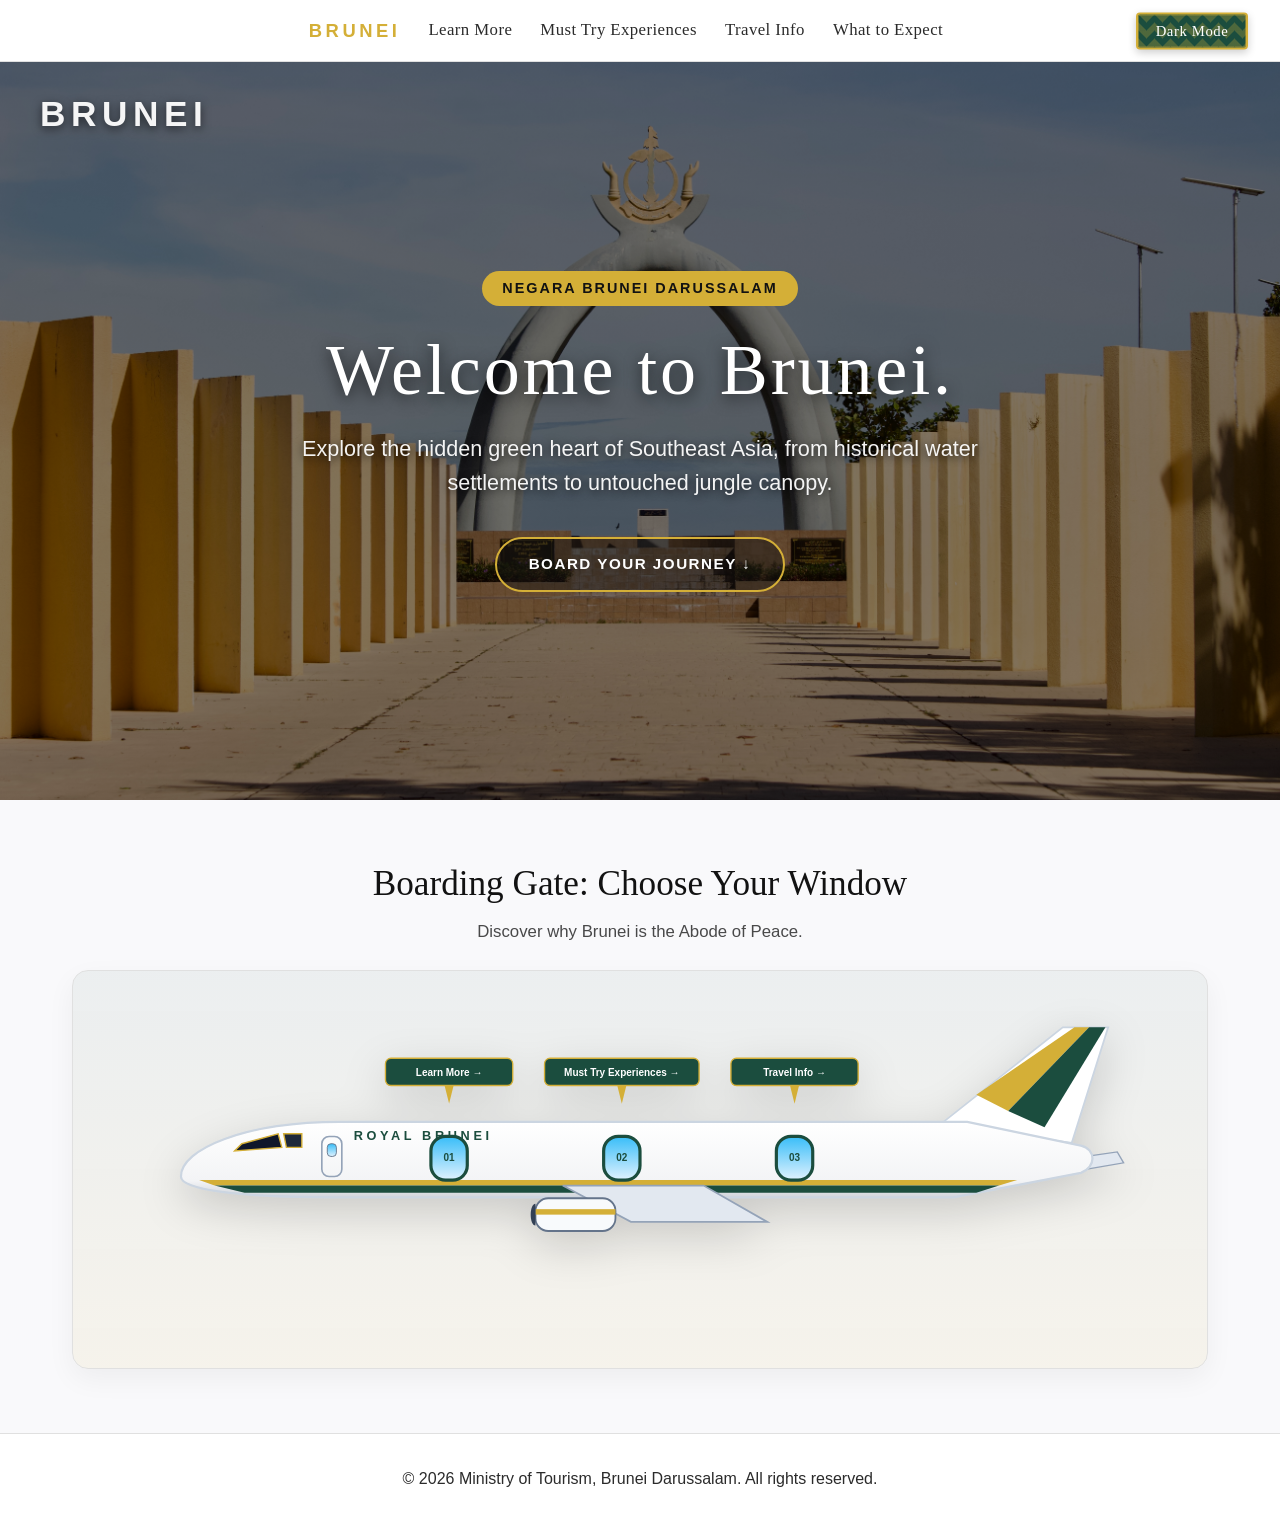
<file: index.html>
<!DOCTYPE html>
<html lang="en">
<head>
    <meta charset="UTF-8">
    <meta name="viewport" content="width=device-width, initial-scale=1.0">
    <title>Brunei | Official Tourism Guide</title>
    <link rel="stylesheet" href="css/style.css">
</head>
<body>

    <!-- Header Navigation -->
    <header>
        <div class="nav-container">
            <nav>
                <ul class="nav-links">
                    <li><a href="index.html" class="brand-home-link active">BRUNEI</a></li>
                    <li><a href="discover.html">Learn More</a></li>
                    <li><a href="attractions.html">Must Try Experiences</a></li>
                    <li><a href="visit.html">Travel Info</a></li>
                    <li><a href="contact.html">What to Expect</a></li>
                    <li><button id="theme-toggle" class="theme-toggle">Dark Mode</button></li>
                </ul>
            </nav>
            <div class="hamburger">
                <span></span>
                <span></span>
                <span></span>
            </div>
        </div>
    </header>

    <!-- Grand Editorial Hero Section -->
    <section class="hero-home">
        <span class="vertical-brand">BRUNEI</span>
        <div class="hero-content">
            <span class="hero-badge">Negara Brunei Darussalam</span>
            <h1 class="hero-editorial-title">Welcome to Brunei.</h1>
            <p class="hero-editorial-sub">Explore the hidden green heart of Southeast Asia, from historical water settlements to untouched jungle canopy.</p>
            <a href="#boarding-gate" class="hero-cta-btn">Board Your Journey ↓</a>
        </div>
    </section>

    <!-- Exterior 2D Royal Brunei Airlines Side-Profile Plane -->
    <main id="boarding-gate">
        <div class="plane-showcase-header">
            <h2>Boarding Gate: Choose Your Window</h2>
            <p>Discover why Brunei is the Abode of Peace.</p>
        </div>

        <div class="rb-exterior-wrapper">
            <svg class="rb-plane-svg" viewBox="0 0 1100 340" role="img" aria-label="2D side view of a Royal Brunei Airlines aircraft with clickable destination windows">
                <defs>
                    <linearGradient id="fuselageGrad" x1="0%" y1="0%" x2="0%" y2="100%">
                        <stop offset="0%" stop-color="#ffffff" />
                        <stop offset="78%" stop-color="#f3f4f6" />
                        <stop offset="100%" stop-color="#d1d5db" />
                    </linearGradient>
                    <linearGradient id="skyReflection" x1="0%" y1="0%" x2="0%" y2="100%">
                        <stop offset="0%" stop-color="#38bdf8" />
                        <stop offset="100%" stop-color="#e0f2fe" />
                    </linearGradient>
                </defs>

                <!-- Swept-Back Vertical Tail Fin -->
                <path d="M 880 125 L 1015 18 L 1065 18 L 1025 145 Z" fill="#ffffff" stroke="#cbd5e1" stroke-width="2" />
                <path d="M 920 92 L 1028 18 L 1044 18 L 955 110 Z" fill="#d4af37" />
                <path d="M 955 110 L 1044 18 L 1062 18 L 995 128 Z" fill="#1b4d3e" />
                <path d="M 985 168 L 1075 155 L 1082 167 L 995 182 Z" fill="#e2e8f0" stroke="#94a3b8" stroke-width="1.5" />

                <!-- Main Aircraft Fuselage Body -->
                <path d="M 45 182 C 45 152, 115 122, 220 122 L 910 122 L 1035 148 C 1052 152, 1052 172, 1035 178 L 895 205 L 210 205 C 105 205, 45 196, 45 182 Z" fill="url(#fuselageGrad)" stroke="#cbd5e1" stroke-width="2.5" />

                <!-- Royal Brunei Gold & Green Fuselage Cheatline Stripes -->
                <path d="M 65 186 L 965 186 L 945 192 L 82 192 Z" fill="#d4af37" />
                <path d="M 82 192 L 945 192 L 920 200 L 115 200 Z" fill="#1b4d3e" />

                <!-- Cockpit Windshields -->
                <path d="M 112 146 L 152 135 L 156 150 L 104 154 Z" fill="#0f172a" stroke="#d4af37" stroke-width="1.5" />
                <path d="M 158 135 L 178 135 L 178 150 L 161 150 Z" fill="#1e293b" stroke="#d4af37" stroke-width="1.5" />

                <!-- Royal Brunei Fuselage Title -->
                <text x="235" y="142" font-family="'Segoe UI', Arial, sans-serif" font-weight="900" font-size="14" letter-spacing="4" fill="#1b4d3e">ROYAL BRUNEI</text>

                <!-- Forward Cabin Door -->
                <rect x="200" y="138" width="22" height="44" rx="8" fill="none" stroke="#94a3b8" stroke-width="1.8" />
                <rect x="206" y="146" width="10" height="14" rx="4" fill="url(#skyReflection)" stroke="#64748b" stroke-width="1" />

                <!-- Swept Main Wing & Jet Engine -->
                <path d="M 465 192 L 620 192 L 690 232 L 540 232 Z" fill="#e2e8f0" stroke="#94a3b8" stroke-width="2" />
                <rect x="435" y="206" width="88" height="36" rx="14" fill="#f8fafc" stroke="#64748b" stroke-width="2" />
                <rect x="435" y="218" width="88" height="6" fill="#d4af37" />
                <path d="M 435 212 C 428 212, 428 236, 435 236 Z" fill="#334155" />

                <!-- WINDOW 1 -->
                <g class="plane-window-group">
                    <path d="M 335 82 L 345 82 L 340 102 Z" fill="#d4af37" />
                    <rect x="270" y="52" width="140" height="30" rx="6" fill="#1b4d3e" stroke="#d4af37" stroke-width="1.5" />
                    <text x="340" y="72" text-anchor="middle" font-family="'Segoe UI', Arial, sans-serif" font-weight="bold" font-size="11" fill="#ffffff">Learn More →</text>
                    <a href="discover.html" aria-label="Learn More">
                        <rect class="window-pane" x="320" y="138" width="40" height="48" rx="16" fill="url(#skyReflection)" stroke="#1b4d3e" stroke-width="3.5" />
                        <text x="340" y="165" text-anchor="middle" font-family="Arial, sans-serif" font-weight="900" font-size="11" fill="#1b4d3e">01</text>
                    </a>
                </g>

                <!-- WINDOW 2 -->
                <g class="plane-window-group">
                    <path d="M 525 82 L 535 82 L 530 102 Z" fill="#d4af37" />
                    <rect x="445" y="52" width="170" height="30" rx="6" fill="#1b4d3e" stroke="#d4af37" stroke-width="1.5" />
                    <text x="530" y="72" text-anchor="middle" font-family="'Segoe UI', Arial, sans-serif" font-weight="bold" font-size="11" fill="#ffffff">Must Try Experiences →</text>
                    <a href="attractions.html" aria-label="Must Try Experiences">
                        <rect class="window-pane" x="510" y="138" width="40" height="48" rx="16" fill="url(#skyReflection)" stroke="#1b4d3e" stroke-width="3.5" />
                        <text x="530" y="165" text-anchor="middle" font-family="Arial, sans-serif" font-weight="900" font-size="11" fill="#1b4d3e">02</text>
                    </a>
                </g>

                <!-- WINDOW 3 -->
                <g class="plane-window-group">
                    <path d="M 715 82 L 725 82 L 720 102 Z" fill="#d4af37" />
                    <rect x="650" y="52" width="140" height="30" rx="6" fill="#1b4d3e" stroke="#d4af37" stroke-width="1.5" />
                    <text x="720" y="72" text-anchor="middle" font-family="'Segoe UI', Arial, sans-serif" font-weight="bold" font-size="11" fill="#ffffff">Travel Info →</text>
                    <a href="visit.html" aria-label="Travel Info">
                        <rect class="window-pane" x="700" y="138" width="40" height="48" rx="16" fill="url(#skyReflection)" stroke="#1b4d3e" stroke-width="3.5" />
                        <text x="720" y="165" text-anchor="middle" font-family="Arial, sans-serif" font-weight="900" font-size="11" fill="#1b4d3e">03</text>
                    </a>
                </g>
            </svg>
        </div>
    </main>

    <!-- Footer -->
    <footer>
        <p>© 2026 Ministry of Tourism, Brunei Darussalam. All rights reserved.</p>
    </footer>

    <script src="js/script.js"></script>
</body>
</html>
</file>
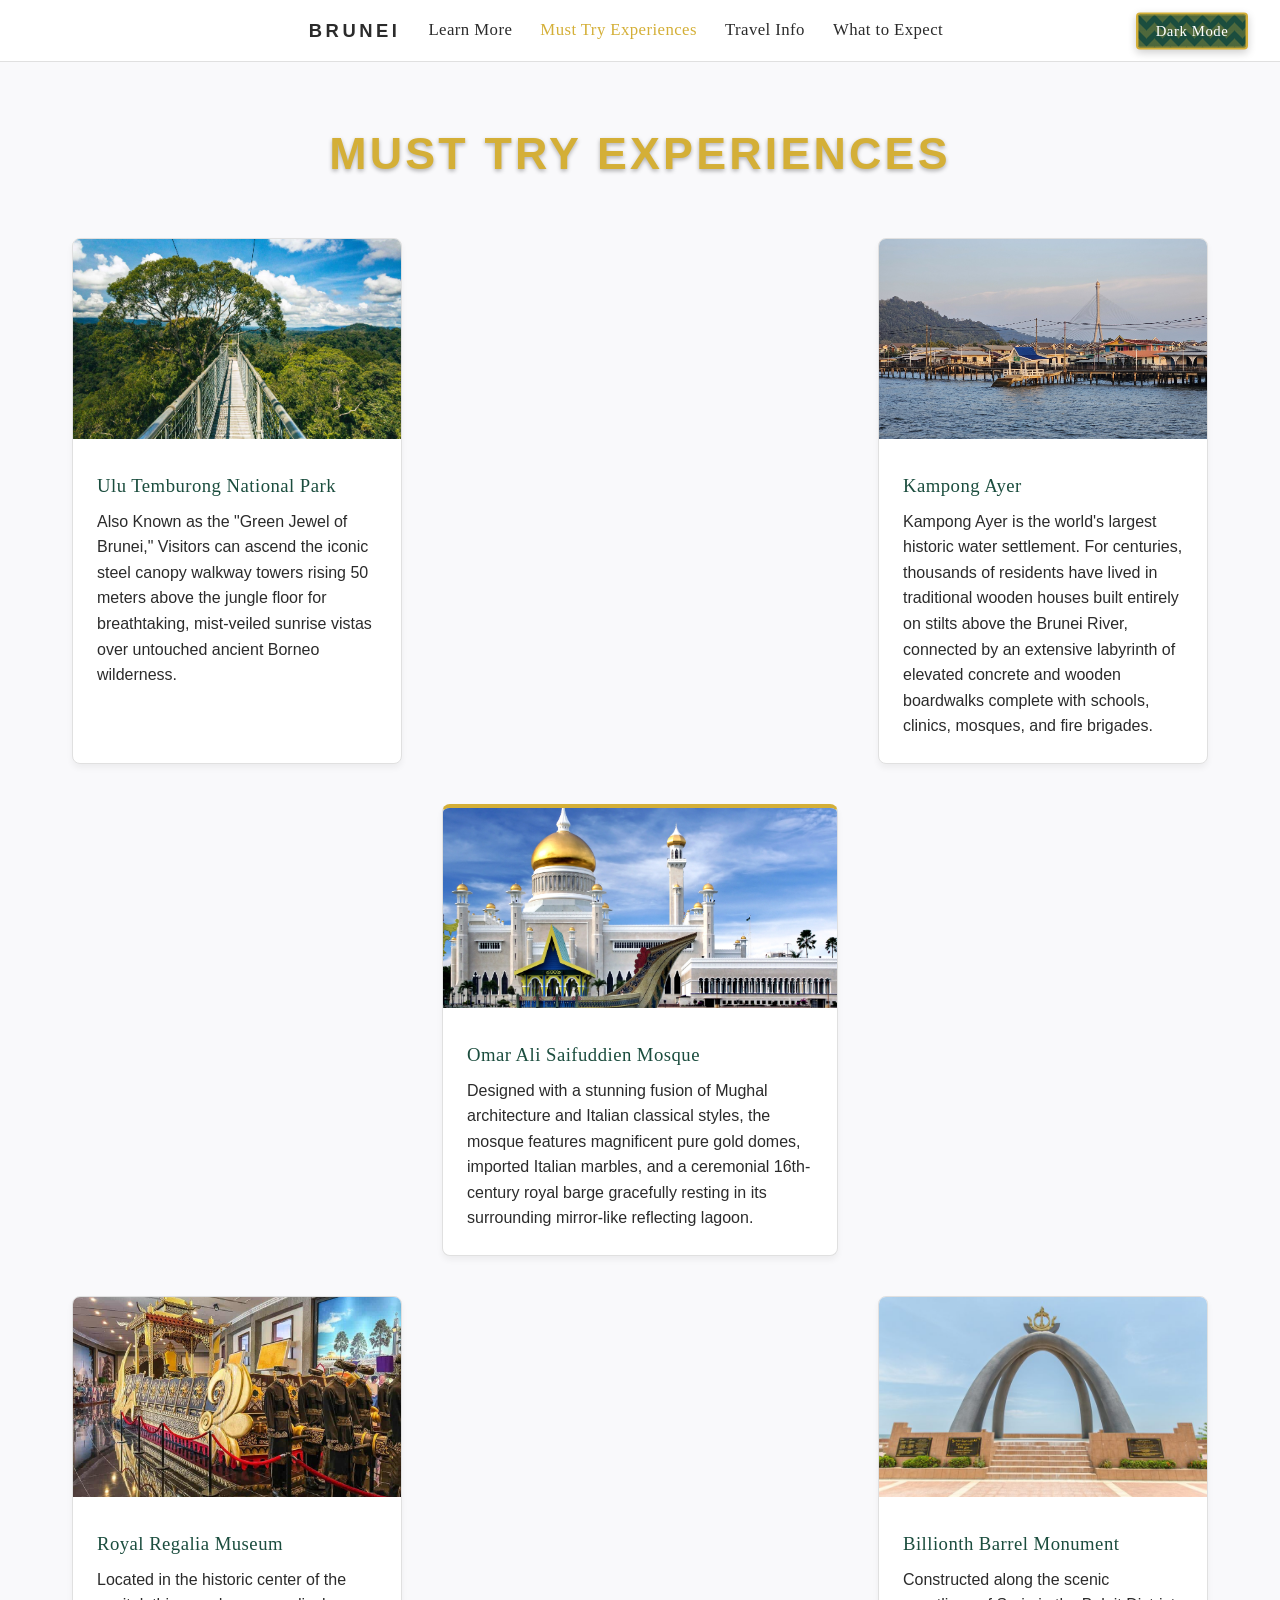
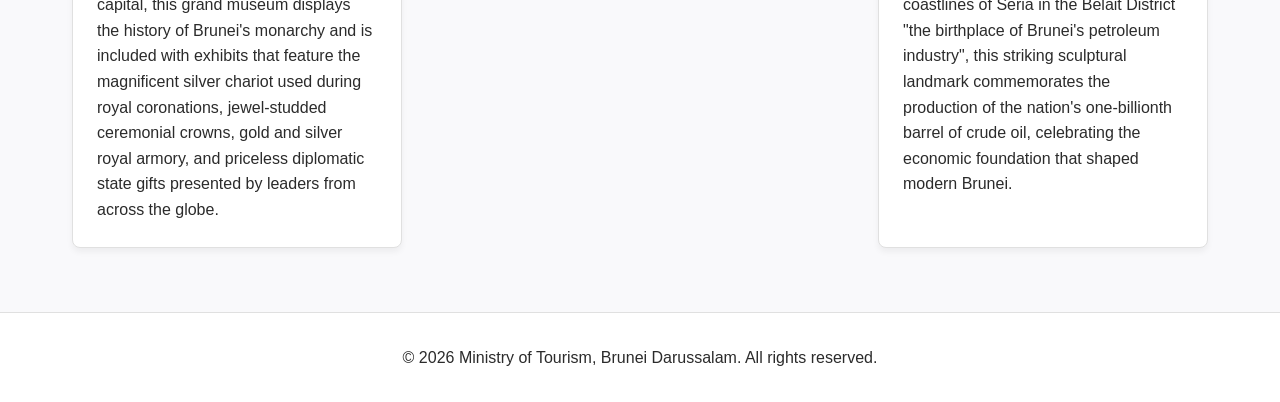
<file: attractions.html>
<!DOCTYPE html>
<html lang="en">
<head>
    <meta charset="UTF-8">
    <meta name="viewport" content="width=device-width, initial-scale=1.0">
    <title>Must Try Experiences | Brunei Tourism</title>
    <link rel="stylesheet" href="css/style.css">
</head>
<body>

    <!-- Header Navigation -->
    <header>
        <div class="nav-container">
            <nav>
                <ul class="nav-links">
                    <li><a href="index.html" class="brand-home-link">BRUNEI</a></li>
                    <li><a href="discover.html">Learn More</a></li>
                    <li><a href="attractions.html" class="active">Must Try Experiences</a></li>
                    <li><a href="visit.html">Travel Info</a></li>
                    <li><a href="contact.html">What to Expect</a></li>
                    <li><button id="theme-toggle" class="theme-toggle">Dark Mode</button></li>
                </ul>
            </nav>
            <div class="hamburger">
                <span></span>
                <span></span>
                <span></span>
            </div>
        </div>
    </header>

    <main>
        <h2 class="section-title">Must Try Experiences</h2>

        <!-- Custom X-Grid Layout -->
        <div class="attractions-x-grid">
            <div class="card attr-item-1">
                <img src="images/temburong.jpg" alt="Ulu Temburong National Park canopy walkway">
                <div class="card-content">
                    <h3 class="fancy-header">Ulu Temburong National Park</h3>
                    <p>Also Known as the "Green Jewel of Brunei," Visitors can ascend the iconic steel canopy walkway towers rising 50 meters above the jungle floor for breathtaking, mist-veiled sunrise vistas over untouched ancient Borneo wilderness.</p>
                </div>
            </div>

            <div class="card attr-item-2">
                <img src="images/kampongayer.jpeg" alt="Kampong Ayer water village houses on stilts">
                <div class="card-content">
                    <h3 class="fancy-header">Kampong Ayer</h3>
                    <p>Kampong Ayer is the world's largest historic water settlement. For centuries, thousands of residents have lived in traditional wooden houses built entirely on stilts above the Brunei River, connected by an extensive labyrinth of elevated concrete and wooden boardwalks complete with schools, clinics, mosques, and fire brigades.</p>
                </div>
            </div>

            <!-- Spotlight Center Card -->
            <div class="card spotlight-card attr-item-3">
                <img src="images/mosque.jpg" alt="Omar Ali Saifuddien Mosque reflecting pool">
                <div class="card-content">
                    <h3 class="fancy-header">Omar Ali Saifuddien Mosque</h3>
                    <p>Designed with a stunning fusion of Mughal architecture and Italian classical styles, the mosque features magnificent pure gold domes, imported Italian marbles, and a ceremonial 16th-century royal barge gracefully resting in its surrounding mirror-like reflecting lagoon.</p>
                </div>
            </div>

            <div class="card attr-item-4">
                <img src="images/regalia.jpg" alt="Royal Regalia Museum exhibits">
                <div class="card-content">
                    <h3 class="fancy-header">Royal Regalia Museum</h3>
                    <p>Located in the historic center of the capital, this grand museum displays the history of Brunei's monarchy and is included with exhibits that feature the magnificent silver chariot used during royal coronations, jewel-studded ceremonial crowns, gold and silver royal armory, and priceless diplomatic state gifts presented by leaders from across the globe.</p>
                </div>
            </div>

            <div class="card attr-item-5">
                <img src="images/barrel.jpg" alt="Billionth Barrel Monument in Seria">
                <div class="card-content">
                    <h3 class="fancy-header">Billionth Barrel Monument</h3>
                    <p>Constructed along the scenic coastlines of Seria in the Belait District "the birthplace of Brunei's petroleum industry", this striking sculptural landmark commemorates the production of the nation's one-billionth barrel of crude oil, celebrating the economic foundation that shaped modern Brunei.</p>
                </div>
            </div>
        </div>
    </main>

    <footer>
        <p>© 2026 Ministry of Tourism, Brunei Darussalam. All rights reserved.</p>
    </footer>

    <script src="js/script.js"></script>
</body>
</html>
</file>
<file: css/style.css>
/* =================================================
   CSS Variables & Theme Setup (WCAG Compliant)
================================================= */
:root {
    --bg-color: #f9f9fb;
    --text-color: #2b2b2b;
    --primary-color: #1b4d3e; /* Rich Rainforest Canopy Green */
    --accent-color: #d4af37; /* Royal Gold */
    --card-bg: #ffffff;
    --nav-bg: #ffffff;
    --border-color: #e0e0e0;
    --boarding-heading: #121212;
    --transition-speed: 0.3s;
}

[data-theme="dark"] {
    --bg-color: #121212;
    --text-color: #e0e0e0;
    --primary-color: #40916c; /* Vibrant Jungle Green for Dark Mode */
    --accent-color: #fbc02d;
    --card-bg: #1e1e1e;
    --nav-bg: #1e1e1e;
    --border-color: #333333;
    --boarding-heading: #ffffff;
}

/* =================================================
   Base & Reset Styles
================================================= */
* {
    box-sizing: border-box;
    margin: 0;
    padding: 0;
}

html {
    scroll-behavior: smooth;
}

body {
    font-family: 'Calibri', Arial, sans-serif;
    background-color: var(--bg-color);
    color: var(--text-color);
    line-height: 1.6;
    transition: background-color var(--transition-speed), color var(--transition-speed);
}

a {
    color: var(--primary-color);
    text-decoration: none;
}

/* =================================================
   Navigation Bar
================================================= */
header {
    background-color: var(--nav-bg);
    border-bottom: 1px solid var(--border-color);
    position: sticky;
    top: 0;
    z-index: 1000;
}

.nav-container {
    max-width: 1400px;
    margin: 0 auto;
    display: flex;
    justify-content: center;
    align-items: center;
    padding: 1rem 2rem;
    position: relative;
}

.nav-links {
    list-style: none;
    display: flex;
    gap: 1.75rem;
    align-items: center;
}

.nav-links a {
    font-family: 'Georgia', 'Palatino Linotype', 'Times New Roman', serif;
    font-size: 1.05rem;
    font-weight: 500;
    letter-spacing: 0.025em;
    color: var(--text-color);
    transition: color 0.2s;
}

.nav-links a:hover,
.nav-links a.active {
    color: var(--accent-color);
}

.brand-home-link {
    font-family: 'Segoe UI', 'Arial Black', Impact, sans-serif !important;
    font-size: 1.15rem !important;
    font-weight: 900 !important;
    letter-spacing: 0.22rem !important;
    text-transform: uppercase;
    color: var(--text-color) !important;
}

.brand-home-link:hover,
.brand-home-link.active {
    color: var(--accent-color) !important;
}

/* Kain Tenunan Dark Mode Button at Right Edge */
.theme-toggle {
    position: absolute;
    right: 2rem;
    top: 50%;
    transform: translateY(-50%);
    font-family: 'Georgia', 'Palatino Linotype', 'Times New Roman', serif;
    font-size: 0.92rem;
    font-weight: 500;
    letter-spacing: 0.04em;
    color: #ffffff;
    cursor: pointer;
    padding: 0.5rem 1.1rem;
    border: 2px solid var(--accent-color);
    border-radius: 4px;
    background-color: #1b4d3e;
    background-image:
        linear-gradient(135deg, rgba(212, 175, 55, 0.28) 25%, transparent 25%),
        linear-gradient(225deg, rgba(212, 175, 55, 0.28) 25%, transparent 25%),
        linear-gradient(45deg, rgba(212, 175, 55, 0.28) 25%, transparent 25%),
        linear-gradient(315deg, rgba(212, 175, 55, 0.28) 25%, #1b4d3e 25%);
    background-position: 8px 0, 8px 0, 0 0, 0 0;
    background-size: 16px 16px;
    background-repeat: repeat;
    box-shadow: inset 0 0 0 1px rgba(212, 175, 55, 0.45), 0 3px 8px rgba(0, 0, 0, 0.2);
    transition: transform 0.2s ease, box-shadow 0.2s ease, border-color 0.2s ease;
}

.theme-toggle:hover {
    transform: translateY(calc(-50% - 2px));
    border-color: #ffffff;
    box-shadow: inset 0 0 0 1px #ffffff, 0 6px 14px rgba(212, 175, 55, 0.4);
}

.hamburger {
    display: none;
    flex-direction: column;
    cursor: pointer;
    gap: 5px;
    position: absolute;
    right: 2rem;
}

.hamburger span {
    width: 25px;
    height: 3px;
    background-color: var(--text-color);
}

/* =================================================
   Hero Section
================================================= */
.hero-home {
    background: linear-gradient(rgba(0, 0, 0, 0.48), rgba(0, 0, 0, 0.48)), url('../images/hero-bg.jpg') center/cover no-repeat;
    color: #ffffff;
    min-height: 82vh;
    position: relative;
    display: flex;
    justify-content: center;
    align-items: center;
    padding: 3rem 2rem;
    overflow: hidden;
}

.vertical-brand {
    position: absolute;
    top: 1.5rem;
    left: 2.5rem;
    font-family: 'Segoe UI', 'Arial Black', Impact, sans-serif;
    font-size: 2.2rem;
    font-weight: 900;
    letter-spacing: 0.35rem;
    text-transform: uppercase;
    color: rgba(255, 255, 255, 0.95);
    text-shadow: 0 3px 10px rgba(0, 0, 0, 0.6);
    user-select: none;
}

.hero-content {
    max-width: 900px;
    text-align: center;
    z-index: 2;
}

.hero-badge {
    background-color: var(--accent-color);
    color: #121212;
    padding: 6px 20px;
    border-radius: 20px;
    font-weight: bold;
    font-size: 0.9rem;
    text-transform: uppercase;
    letter-spacing: 2px;
    display: inline-block;
    margin-bottom: 1.5rem;
}

.hero-editorial-title {
    font-family: 'Georgia', 'Palatino Linotype', 'Times New Roman', serif;
    font-size: 4.5rem;
    font-weight: 400;
    line-height: 1.12;
    letter-spacing: 0.04em;
    color: #ffffff;
    text-shadow: 0 4px 16px rgba(0, 0, 0, 0.65);
    margin-bottom: 1.35rem;
}

.hero-editorial-sub {
    font-family: 'Calibri', Arial, sans-serif;
    font-size: 1.35rem;
    font-weight: 300;
    max-width: 680px;
    margin: 0 auto 2.25rem auto;
    color: rgba(255, 255, 255, 0.94);
    text-shadow: 0 2px 8px rgba(0, 0, 0, 0.7);
}

.hero-cta-btn {
    display: inline-block;
    border: 2px solid var(--accent-color);
    background-color: rgba(18, 18, 18, 0.45);
    color: #ffffff;
    padding: 0.85rem 2rem;
    border-radius: 30px;
    font-weight: 700;
    font-size: 0.95rem;
    letter-spacing: 1.5px;
    text-transform: uppercase;
    transition: background-color 0.3s ease, color 0.3s ease, transform 0.25s ease;
}

.hero-cta-btn:hover {
    background-color: var(--accent-color);
    color: #121212;
    transform: translateY(-3px);
}

/* =================================================
   Main & Section Titles
================================================= */
main {
    max-width: 1200px;
    margin: 3.5rem auto;
    padding: 0 2rem;
}

.section-title {
    font-family: 'Segoe UI', 'Arial Black', Impact, sans-serif;
    font-size: 2.8rem;
    font-weight: 900;
    letter-spacing: 0.2rem;
    text-transform: uppercase;
    margin-bottom: 3rem;
    color: var(--accent-color);
    text-shadow: 0 2px 4px rgba(0, 0, 0, 0.3);
    text-align: center;
}

.plane-showcase-header {
    text-align: center;
    margin-bottom: 1.5rem;
}

.plane-showcase-header h2 {
    font-family: 'Georgia', 'Palatino Linotype', serif;
    font-size: 2.2rem;
    font-weight: 400;
    color: var(--boarding-heading);
    margin-bottom: 0.4rem;
}

.plane-showcase-header p {
    opacity: 0.85;
    font-size: 1.05rem;
}

.rb-exterior-wrapper {
    background: linear-gradient(180deg, rgba(27, 77, 62, 0.06) 0%, rgba(212, 175, 55, 0.08) 100%);
    border: 1px solid var(--border-color);
    border-radius: 16px;
    padding: 2.5rem 1.5rem 3rem 1.5rem;
    box-shadow: 0 10px 28px rgba(0, 0, 0, 0.05);
}

.rb-plane-svg {
    width: 100%;
    max-width: 1000px;
    margin: 0 auto;
    display: block;
    filter: drop-shadow(0 14px 22px rgba(0, 0, 0, 0.16));
}

.plane-window-group rect.window-pane {
    transition: stroke 0.25s ease, fill 0.25s ease;
    cursor: pointer;
}

.plane-window-group:hover rect.window-pane {
    stroke: #d4af37;
    stroke-width: 4.5;
    fill: #fef08a;
}

.plane-window-group rect:not(.window-pane) {
    transition: fill 0.25s ease, transform 0.25s ease;
}

.plane-window-group:hover rect:not(.window-pane) {
    fill: #d4af37;
}

.plane-window-group:hover text {
    fill: #121212 !important;
}

/* =================================================
   Typography Classes
================================================= */
.fancy-header,
.circle-text h3,
.card-content h3,
.visit-hover-body h3,
.portal-bar h4,
.contact-form-box h2,
.visit-banner h2 {
    font-family: 'Georgia', 'Palatino Linotype', 'Times New Roman', serif;
    font-weight: 500;
    letter-spacing: 0.025em;
}

.guide-num {
    flex-shrink: 0;
    width: 44px;
    height: 44px;
    border-radius: 50%;
    background-color: var(--accent-color);
    color: #121212;
    font-family: 'Segoe UI', 'Arial Black', Impact, sans-serif;
    font-weight: 900;
    font-size: 1rem;
    display: flex;
    justify-content: center;
    align-items: center;
}

/* =================================================
   Discover Page Styles
================================================= */
.circle-feature-list {
    display: flex;
    flex-direction: column;
    gap: 4rem;
    max-width: 950px;
    margin: 0 auto;
}

.circle-row {
    display: flex;
    align-items: center;
    gap: 3rem;
}

.circle-row.reverse {
    flex-direction: row-reverse;
}

.circle-img-wrap {
    flex-shrink: 0;
}

.circle-img {
    width: 240px;
    height: 240px;
    border-radius: 50%;
    object-fit: cover;
    border: 4px solid var(--primary-color);
    box-shadow: 0 8px 20px rgba(0, 0, 0, 0.12);
    cursor: pointer;
    transition: transform 0.3s ease, box-shadow 0.3s ease;
}

.circle-img:hover {
    transform: scale(1.05);
    box-shadow: 0 12px 26px rgba(0, 0, 0, 0.2);
}

.circle-tag-row {
    display: flex;
    align-items: center;
    gap: 0.75rem;
    margin-bottom: 0.65rem;
}

.circle-tag {
    display: inline-block;
    font-size: 0.95rem;
    font-weight: 800;
    text-transform: uppercase;
    letter-spacing: 1.5px;
    color: var(--text-color);
}

.circle-text h3 {
    font-size: 1.65rem;
    color: var(--primary-color);
    margin-bottom: 0.75rem;
}

.circle-text p {
    font-size: 1.08rem;
    margin-bottom: 0.75rem;
}

/* =================================================
   Attractions X-Grid Styles (Zero Inline CSS)
================================================= */
.card {
    background-color: var(--card-bg);
    border: 1px solid var(--border-color);
    border-radius: 8px;
    overflow: hidden;
    box-shadow: 0 4px 6px rgba(0, 0, 0, 0.05);
    transition: transform 0.2s;
}

.card:hover {
    transform: translateY(-5px);
}

.card img {
    width: 100%;
    height: 200px;
    object-fit: cover;
}

.card-content {
    padding: 1.5rem;
}

.card-content h3 {
    margin-bottom: 0.5rem;
    color: var(--primary-color);
}

.attractions-x-grid {
    display: grid;
    grid-template-columns: 1fr 1.2fr 1fr;
    grid-template-rows: auto auto auto;
    gap: 2.5rem;
    align-items: center;
    max-width: 1200px;
    margin: 0 auto;
}

.attr-item-1 { grid-column: 1; grid-row: 1; }
.attr-item-2 { grid-column: 3; grid-row: 1; }
.attr-item-3 { grid-column: 2; grid-row: 2; }
.attr-item-4 { grid-column: 1; grid-row: 3; }
.attr-item-5 { grid-column: 3; grid-row: 3; }

.attractions-x-grid .card,
.attractions-x-grid .spotlight-card {
    height: 100%;
}

/* Spotlight Card border moved from inline CSS to external CSS */
.spotlight-card {
    border-top: 4px solid var(--accent-color);
}

/* =================================================
   Plan Your Visit & Contact Page Styles (Zero Inline CSS)
================================================= */
.visit-banner {
    background-color: var(--card-bg);
    color: var(--text-color);
    border: 1px solid var(--border-color);
    border-top: 4px solid var(--accent-color);
    border-radius: 8px;
    padding: 2.5rem 2rem;
    text-align: center;
    margin-bottom: 3.5rem;
    box-shadow: 0 4px 8px rgba(0, 0, 0, 0.05);
}

.visit-banner p {
    max-width: 720px;
    margin: 0 auto;
    font-size: 1.08rem;
    opacity: 0.9;
}

/* Margin offset moved from inline CSS */
.visit-intro-desc {
    margin-top: -1.75rem;
    margin-bottom: 3.5rem;
}

.subsection-heading {
    font-family: 'Georgia', 'Palatino Linotype', serif;
    font-size: 1.85rem;
    font-weight: 500;
    color: var(--primary-color);
    text-align: center;
    margin-bottom: 0.75rem;
}

/* Left alignment and margins moved from inline CSS */
.events-heading-left {
    text-align: left;
}

.events-intro-p {
    margin-bottom: 1.5rem;
    opacity: 0.85;
}

.subsection-sub {
    text-align: center;
    max-width: 680px;
    margin: 0 auto 2.5rem auto;
    opacity: 0.88;
}

.visit-2x2-grid {
    display: grid;
    grid-template-columns: repeat(2, 1fr);
    gap: 2rem;
    margin-bottom: 4.5rem;
    padding-bottom: 3.5rem;
    border-bottom: 1px solid var(--border-color);
    align-items: start;
}

.visit-hover-card {
    background-color: var(--card-bg);
    border: 1px solid var(--border-color);
    border-left: 5px solid var(--accent-color);
    border-radius: 8px;
    overflow: hidden;
    box-shadow: 0 4px 10px rgba(0, 0, 0, 0.04);
    transition: transform 0.3s ease, box-shadow 0.3s ease, border-color 0.3s ease;
}

.visit-hover-card:hover {
    transform: translateY(-5px);
    box-shadow: 0 12px 24px rgba(0, 0, 0, 0.12);
    border-left-color: var(--primary-color);
}

.visit-img-reveal {
    max-height: 0;
    opacity: 0;
    overflow: hidden;
    transform: translateY(16px);
    transition: max-height 0.45s cubic-bezier(0.22, 1, 0.36, 1),
                opacity 0.35s ease,
                transform 0.45s cubic-bezier(0.22, 1, 0.36, 1);
}

.visit-hover-card:hover .visit-img-reveal {
    max-height: 140px;
    opacity: 1;
    transform: translateY(0);
}

.visit-img-reveal img {
    width: 100%;
    height: 140px;
    object-fit: cover;
    display: block;
    border-bottom: 3px solid var(--accent-color);
    cursor: pointer;
}

.img-national-day {
    object-position: center 68%;
}

.img-ramadan {
    object-position: center 25%;
}

.visit-hover-body {
    padding: 1.65rem 1.75rem;
}

.visit-hover-body h3 {
    color: var(--primary-color);
    font-size: 1.3rem;
    margin-bottom: 0.45rem;
}

.visit-hover-body p {
    font-size: 1rem;
    opacity: 0.92;
}

.portal-bars {
    display: flex;
    flex-direction: column;
    gap: 1rem;
}

.portal-bar {
    display: flex;
    justify-content: space-between;
    align-items: center;
    gap: 1.5rem;
    background-color: var(--card-bg);
    border: 1px solid var(--border-color);
    border-left: 6px solid var(--accent-color);
    border-radius: 6px;
    padding: 1.35rem 1.75rem;
    color: var(--text-color);
    transition: transform 0.2s ease, border-color 0.2s ease;
}

.portal-bar:hover {
    transform: translateX(6px);
    border-color: var(--primary-color);
}

.portal-bar h4 {
    color: var(--primary-color);
    font-size: 1.15rem;
    margin-bottom: 0.25rem;
}

.portal-cta {
    flex-shrink: 0;
    background-color: var(--primary-color);
    color: #ffffff;
    padding: 0.55rem 1.1rem;
    border-radius: 4px;
    font-weight: bold;
    font-size: 0.9rem;
}

/* =================================================
   Contact & Events Styles
================================================= */
.contact-split {
    display: grid;
    grid-template-columns: 1fr 1.1fr;
    gap: 3rem;
    align-items: start;
}

.events-timeline {
    display: flex;
    flex-direction: column;
    gap: 1.5rem;
}

.event-date {
    display: inline-block;
    font-size: 0.95rem;
    font-weight: 800;
    letter-spacing: 1.5px;
    text-transform: uppercase;
    color: var(--text-color);
    margin-bottom: 0.65rem;
}

.contact-form-box {
    background-color: var(--card-bg);
    border: 1px solid var(--border-color);
    border-top: 5px solid var(--primary-color);
    border-radius: 10px;
    padding: 2.25rem;
    box-shadow: 0 6px 18px rgba(0, 0, 0, 0.06);
}

.contact-form-box h2 {
    color: var(--primary-color);
    font-size: 1.65rem;
    margin-bottom: 0.5rem;
}

.contact-form-box p {
    margin-bottom: 1.5rem;
    opacity: 0.88;
}

.form-group {
    margin-bottom: 1.25rem;
}

.form-group label {
    display: block;
    font-weight: bold;
    margin-bottom: 0.45rem;
    color: var(--text-color);
}

.form-group input,
.form-group select,
.form-group textarea {
    width: 100%;
    padding: 0.75rem 1rem;
    border: 1px solid var(--border-color);
    border-radius: 6px;
    background-color: var(--bg-color);
    color: var(--text-color);
    font-family: inherit;
    font-size: 1rem;
}

.form-group input:focus,
.form-group select:focus,
.form-group textarea:focus {
    outline: none;
    border-color: var(--primary-color);
}

.submit-btn {
    width: 100%;
    background-color: var(--primary-color);
    color: #ffffff;
    border: none;
    padding: 0.9rem 1.5rem;
    border-radius: 6px;
    font-family: 'Georgia', 'Palatino Linotype', 'Times New Roman', serif;
    font-size: 1.05rem;
    font-weight: 500;
    letter-spacing: 0.025em;
    cursor: pointer;
    transition: opacity 0.25s ease;
}


.submit-btn:hover {
    opacity: 0.9;
}

.form-feedback {
    display: none;
    margin-top: 1.25rem;
    padding: 1rem;
    border-radius: 6px;
    background-color: rgba(27, 77, 62, 0.12);
    border: 1px solid var(--primary-color);
    color: var(--primary-color);
    font-weight: bold;
    text-align: center;
}

/* =================================================
   Lightbox Modal
================================================= */
.lightbox {
    display: none;
    position: fixed;
    z-index: 2000;
    top: 0;
    left: 0;
    width: 100%;
    height: 100%;
    background-color: rgba(0, 0, 0, 0.8);
    justify-content: center;
    align-items: center;
}

.lightbox img {
    max-width: 80%;
    max-height: 80%;
    border-radius: 8px;
}

.lightbox-close {
    position: absolute;
    top: 20px;
    right: 30px;
    color: #fff;
    font-size: 2rem;
    cursor: pointer;
}

/* =================================================
   Footer
================================================= */
footer {
    background-color: var(--nav-bg);
    border-top: 1px solid var(--border-color);
    text-align: center;
    padding: 2rem;
    color: var(--text-color);
    margin-top: 4rem;
}

/* =================================================
   Responsive Media Queries
================================================= */
@media (max-width: 1050px) {
    .theme-toggle {
        position: static;
        transform: none;
    }

    .theme-toggle:hover {
        transform: translateY(-2px);
    }
}

@media (max-width: 950px) {
    .hero-editorial-title {
        font-size: 3.2rem;
    }

    .attractions-x-grid {
        grid-template-columns: 1fr;
        grid-template-rows: auto;
    }
    .attr-item-1, .attr-item-2, .attr-item-3, .attr-item-4, .attr-item-5 {
        grid-column: 1;
        grid-row: auto;
    }
}

@media (max-width: 850px) {
    .contact-split {
        grid-template-columns: 1fr;
    }
}

@media (max-width: 768px) {
    .nav-container {
        justify-content: flex-end;
        min-height: 60px;
    }

    .nav-links {
        display: none;
        flex-direction: column;
        width: 100%;
        position: absolute;
        top: 100%;
        left: 0;
        background-color: var(--nav-bg);
        padding: 1rem 0;
        border-bottom: 1px solid var(--border-color);
    }

    .nav-links.active {
        display: flex;
    }

    .hamburger {
        display: flex;
    }

    .hero-home {
        flex-direction: column;
    }

    .vertical-brand {
        position: static;
        font-size: 1.8rem;
        letter-spacing: 0.25rem;
        margin-bottom: 1rem;
    }

    .hero-editorial-title {
        font-size: 2.5rem;
    }

    .hero-editorial-sub {
        font-size: 1.1rem;
    }

    .section-title {
        font-size: 2rem;
        letter-spacing: 0.12rem;
    }

    .circle-row,
    .circle-row.reverse {
        flex-direction: column;
        text-align: center;
        gap: 1.5rem;
    }

    .circle-tag-row {
        justify-content: center;
    }

    .circle-img {
        width: 200px;
        height: 200px;
    }

    .visit-2x2-grid {
        grid-template-columns: 1fr;
    }

    .portal-bar {
        flex-direction: column;
        align-items: flex-start;
    }
}
</file>
